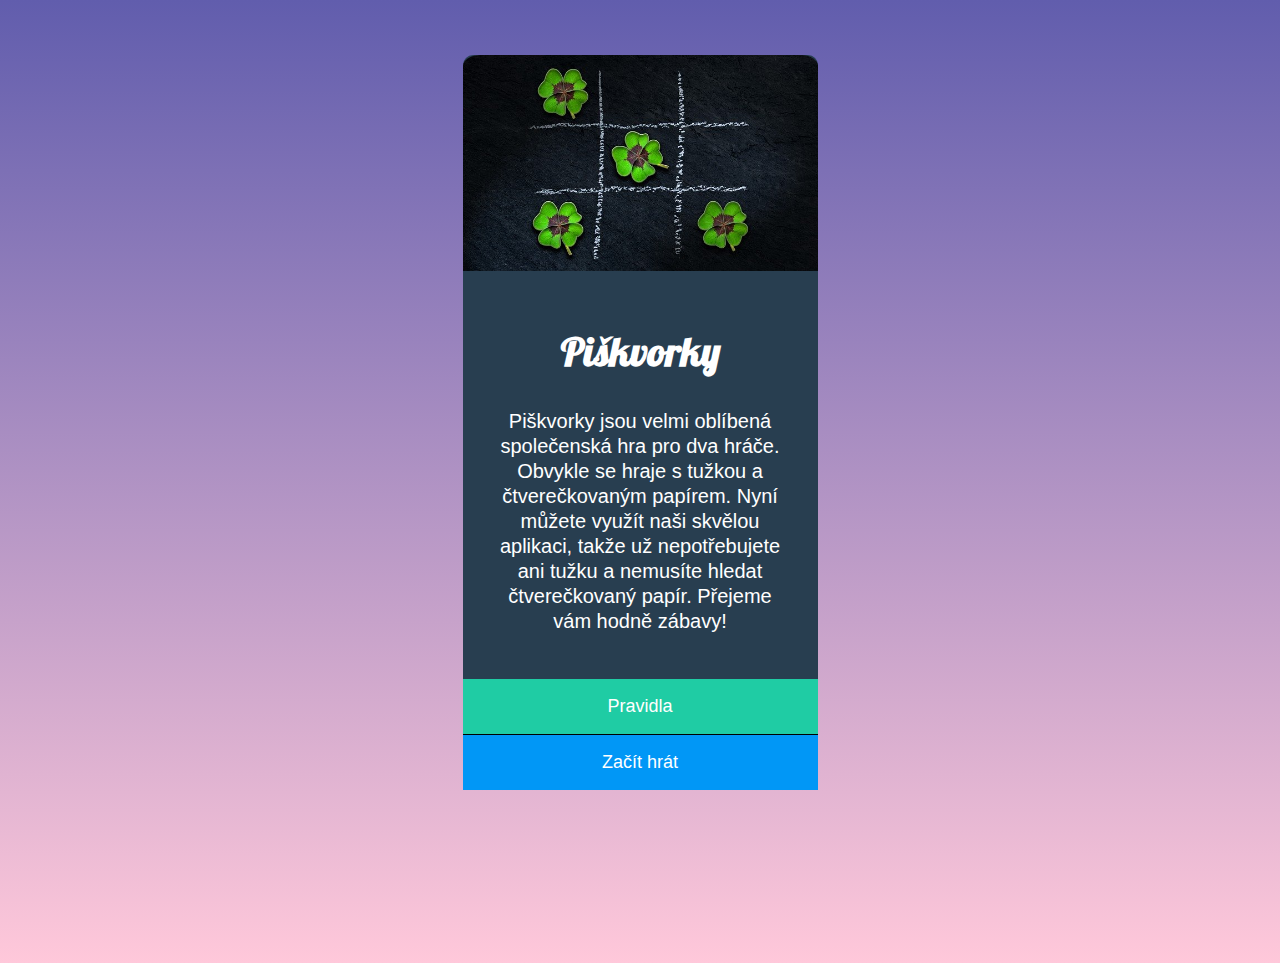
<file: index.html>
<!DOCTYPE html>
<html lang="cs">
  <head>
    <meta charset="UTF-8" />
    <meta http-equiv="X-UA-Compatible" content="IE=edge" />
    <meta name="viewport" content="width=device-width, initial-scale=1.0" />
    <link rel="stylesheet" type="text/css" href="style.css" />
    <title>Piškvorky</title>
  </head>
  <body>
    <div class="obal__hlavni">
      <img class="uvodni" , src="uvodni.jpg" />
      <main class="textgit">
        <h1>Piškvorky</h1>
        <p class="odstavec">
          Piškvorky jsou velmi oblíbená společenská hra pro dva hráče. Obvykle
          se hraje s tužkou a čtverečkovaným papírem. Nyní můžete využít naši
          skvělou aplikaci, takže už nepotřebujete ani tužku a nemusíte hledat
          čtverečkovaný papír. Přejeme vám hodně zábavy!
        </p>
        <a href="pravidla.html" class="tlacitko1">Pravidla</a>
        <a href="hra.html" class="tlacitko2">Začít hrát</a>
      </main>
    </div>
  </body>
</html>
</file>
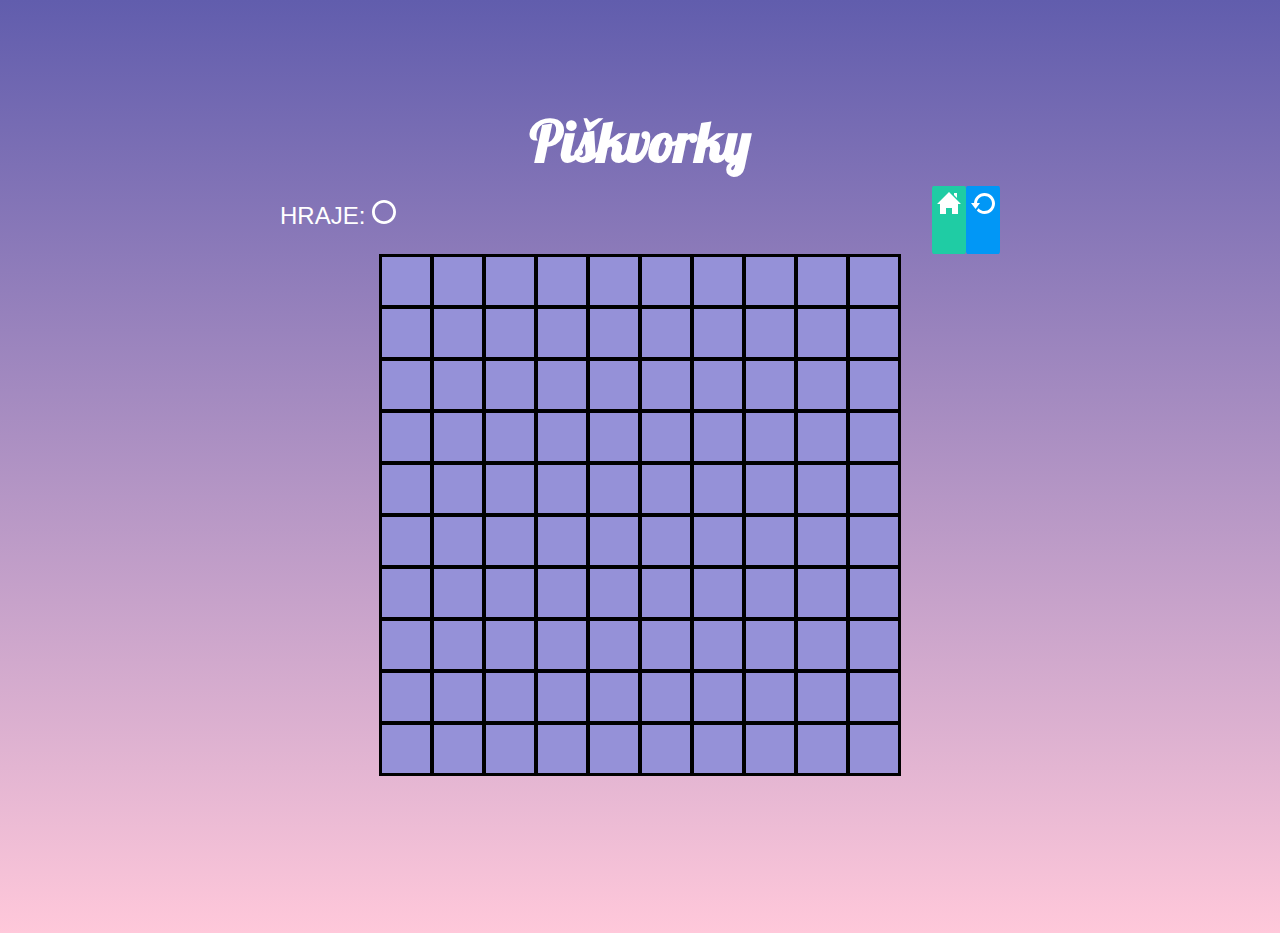
<file: hra.html>
<!DOCTYPE html>
<html lang="cs">
  <head>
    <meta charset="UTF-8" />
    <meta http-equiv="X-UA-Compatible" content="IE=edge" />
    <meta name="viewport" content="width=device-width, initial-scale=1.0" />
    <link rel="stylesheet" type="text/css" href="style.css" />
    <title>Hra</title>
  </head>
  <body>
    <main class="obal">
      <h2>Piškvorky</h2>
      <div class="obal__hra">
        <div class="hrac">
          <p>
            HRAJE:
            <img
              src="obrazky/circle.svg"
              id = "krizky_kolecka"
              alt ="Na tahu kolečko."
              class="krizky_kolecka"
            />
          </p>
        </div>
        <div class="tlacitka__hra">
          <a href="index.html" class="tlacitko__domu">
            <img src="obrazky/home.svg" alt="tlacitko domu"
          /></a>
          <a href="hra.html" class="tlacitko__hrat__znovu">
            <img src="obrazky/restart.svg" alt="tlacitko znovu hrat"
          /></a>
        </div>
      </div>
        <table>
          <tr>
            <td><button class="policko__hra" type="button"></button></td>
            <td><button class="policko__hra" type="button"></button></td>
            <td><button class="policko__hra" type="button"></button></td>
            <td><button class="policko__hra" type="button"></button></td>
            <td><button class="policko__hra" type="button"></button></td>
            <td><button class="policko__hra" type="button"></button></td>
            <td><button class="policko__hra" type="button"></button></td>
            <td><button class="policko__hra" type="button"></button></td>
            <td><button class="policko__hra" type="button"></button></td>
            <td><button class="policko__hra" type="button"></button></td>
          </tr>
        <tr>
          <td><button class="policko__hra" type="button"></button></td>
          <td><button class="policko__hra" type="button"></button></td>
          <td><button class="policko__hra" type="button"></button></td>
          <td><button class="policko__hra" type="button"></button></td>
          <td><button class="policko__hra" type="button"></button></td>
          <td><button class="policko__hra" type="button"></button></td>
          <td><button class="policko__hra" type="button"></button></td>
          <td><button class="policko__hra" type="button"></button></td>
          <td><button class="policko__hra" type="button"></button></td>
          <td><button class="policko__hra" type="button"></button></td>
        </tr>
        <td><button class="policko__hra" type="button"></button></td>
        <td><button class="policko__hra" type="button"></button></td>
        <td><button class="policko__hra" type="button"></button></td>
        <td><button class="policko__hra" type="button"></button></td>
        <td><button class="policko__hra" type="button"></button></td>
        <td><button class="policko__hra" type="button"></button></td>
        <td><button class="policko__hra" type="button"></button></td>
        <td><button class="policko__hra" type="button"></button></td>
        <td><button class="policko__hra" type="button"></button></td>
        <td><button class="policko__hra" type="button"></button></td>
      </tr>
      <td><button class="policko__hra" type="button"></button></td>
      <td><button class="policko__hra" type="button"></button></td>
      <td><button class="policko__hra" type="button"></button></td>
      <td><button class="policko__hra" type="button"></button></td>
      <td><button class="policko__hra" type="button"></button></td>
      <td><button class="policko__hra" type="button"></button></td>
      <td><button class="policko__hra" type="button"></button></td>
      <td><button class="policko__hra" type="button"></button></td>
      <td><button class="policko__hra" type="button"></button></td>
      <td><button class="policko__hra" type="button"></button></td>
    </tr>
    <td><button class="policko__hra" type="button"></button></td>
    <td><button class="policko__hra" type="button"></button></td>
    <td><button class="policko__hra" type="button"></button></td>
    <td><button class="policko__hra" type="button"></button></td>
    <td><button class="policko__hra" type="button"></button></td>
    <td><button class="policko__hra" type="button"></button></td>
    <td><button class="policko__hra" type="button"></button></td>
    <td><button class="policko__hra" type="button"></button></td>
    <td><button class="policko__hra" type="button"></button></td>
    <td><button class="policko__hra" type="button"></button></td>
  </tr>
  <td><button class="policko__hra" type="button"></button></td>
  <td><button class="policko__hra" type="button"></button></td>
  <td><button class="policko__hra" type="button"></button></td>
  <td><button class="policko__hra" type="button"></button></td>
  <td><button class="policko__hra" type="button"></button></td>
  <td><button class="policko__hra" type="button"></button></td>
  <td><button class="policko__hra" type="button"></button></td>
  <td><button class="policko__hra" type="button"></button></td>
  <td><button class="policko__hra" type="button"></button></td>
  <td><button class="policko__hra" type="button"></button></td>
</tr>
<td><button class="policko__hra" type="button"></button></td>
<td><button class="policko__hra" type="button"></button></td>
<td><button class="policko__hra" type="button"></button></td>
<td><button class="policko__hra" type="button"></button></td>
<td><button class="policko__hra" type="button"></button></td>
<td><button class="policko__hra" type="button"></button></td>
<td><button class="policko__hra" type="button"></button></td>
<td><button class="policko__hra" type="button"></button></td>
<td><button class="policko__hra" type="button"></button></td>
<td><button class="policko__hra" type="button"></button></td>
</tr>
<td><button class="policko__hra" type="button"></button></td>
<td><button class="policko__hra" type="button"></button></td>
<td><button class="policko__hra" type="button"></button></td>
<td><button class="policko__hra" type="button"></button></td>
<td><button class="policko__hra" type="button"></button></td>
<td><button class="policko__hra" type="button"></button></td>
<td><button class="policko__hra" type="button"></button></td>
<td><button class="policko__hra" type="button"></button></td>
<td><button class="policko__hra" type="button"></button></td>
<td><button class="policko__hra" type="button"></button></td>
</tr>
<td><button class="policko__hra" type="button"></button></td>
<td><button class="policko__hra" type="button"></button></td>
<td><button class="policko__hra" type="button"></button></td>
<td><button class="policko__hra" type="button"></button></td>
<td><button class="policko__hra" type="button"></button></td>
<td><button class="policko__hra" type="button"></button></td>
<td><button class="policko__hra" type="button"></button></td>
<td><button class="policko__hra" type="button"></button></td>
<td><button class="policko__hra" type="button"></button></td>
<td><button class="policko__hra" type="button"></button></td>
</tr>
<td><button class="policko__hra" type="button"></button></td>
<td><button class="policko__hra" type="button"></button></td>
<td><button class="policko__hra" type="button"></button></td>
<td><button class="policko__hra" type="button"></button></td>
<td><button class="policko__hra" type="button"></button></td>
<td><button class="policko__hra" type="button"></button></td>
<td><button class="policko__hra" type="button"></button></td>
<td><button class="policko__hra" type="button"></button></td>
<td><button class="policko__hra" type="button"></button></td>
<td><button class="policko__hra" type="button"></button></td>
</tr>
      </table>
    </main>
  </body>
  <script src="script.js"></script>
</html>
</file>
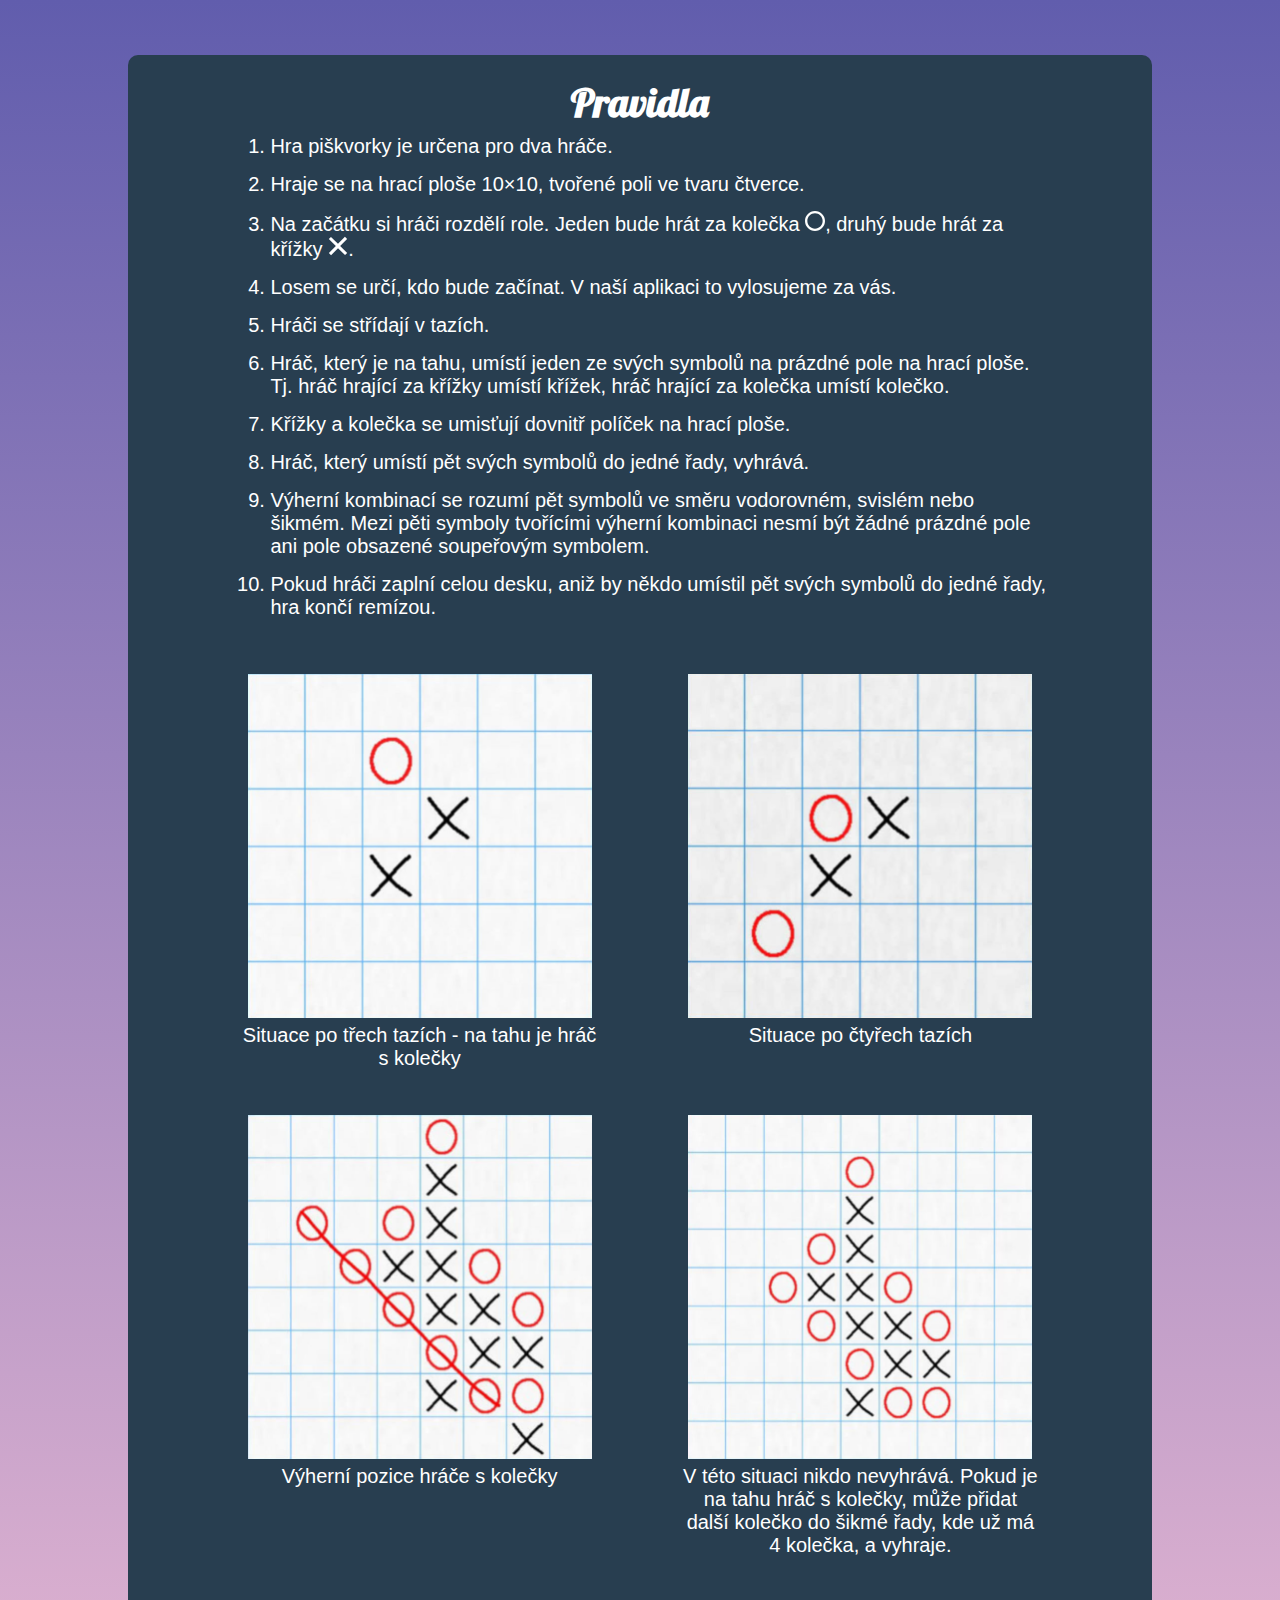
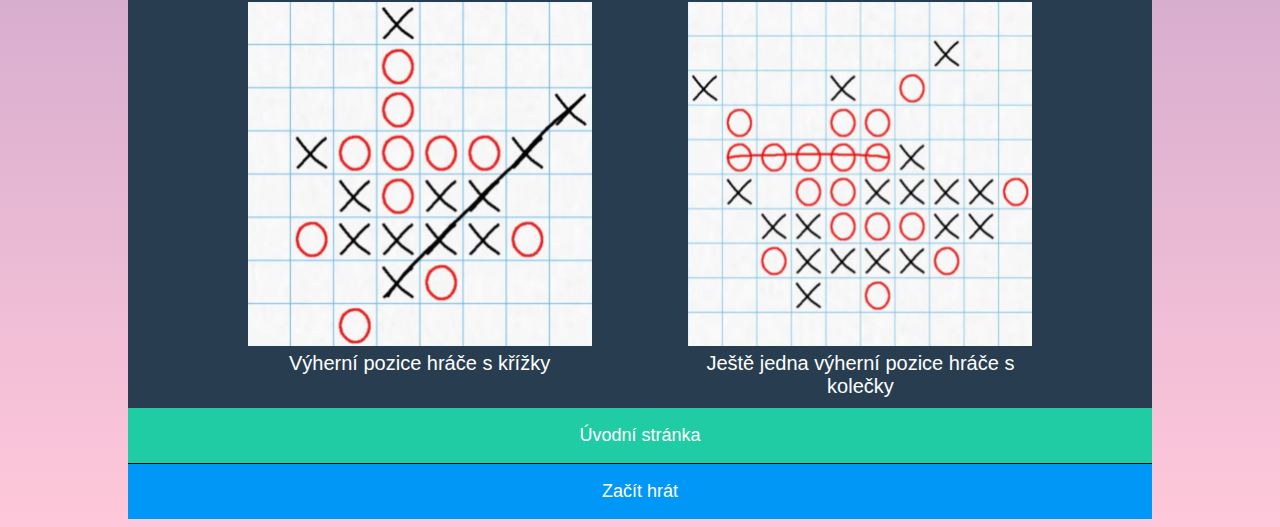
<file: pravidla.html>
<!DOCTYPE html>
<html lang="cs">
  <head>
    <meta charset="UTF-8" />
    <meta http-equiv="X-UA-Compatible" content="IE=edge" />
    <meta name="viewport" content="width=device-width, initial-scale=1.0" />
    <link rel="stylesheet" href="style.css" />
    <title>Pravidla</title>
  </head>
  <body>
    <div class="obal__pravidla">
      <main class="textgit">
        <h1>Pravidla</h1>
        <div class="textgit__pravidla">
          <ol class="textgit__pravidla--seznam">
            <li>Hra piškvorky je určena pro dva hráče.</li>
            <li>
              Hraje se na hrací ploše 10×10, tvořené poli ve tvaru čtverce.
            </li>
            <li>
              Na začátku si hráči rozdělí role. Jeden bude hrát za kolečka <img
              src="obrazky/circle.svg"
              alt="kolecko"
              class="krizky_kolecka"/>,
              druhý bude hrát za křížky <img
              src="obrazky/cross.svg"
              alt="krizek"
              class="krizky_kolecka"/>.
            </li>
            <li>
              Losem se určí, kdo bude začínat. V naší aplikaci to vylosujeme za
              vás.
            </li>
            <li>Hráči se střídají v tazích.</li>
            <li>
              Hráč, který je na tahu, umístí jeden ze svých symbolů na prázdné
              pole na hrací ploše. Tj. hráč hrající za křížky umístí křížek,
              hráč hrající za kolečka umístí kolečko.
            </li>
            <li>
              Křížky a kolečka se umisťují dovnitř políček na hrací ploše.
            </li>
            <li>
              Hráč, který umístí pět svých symbolů do jedné řady, vyhrává.
            </li>
            <li>
              Výherní kombinací se rozumí pět symbolů ve směru vodorovném,
              svislém nebo šikmém. Mezi pěti symboly tvořícími výherní kombinaci
              nesmí být žádné prázdné pole ani pole obsazené soupeřovým
              symbolem.
            </li>
            <li>
              Pokud hráči zaplní celou desku, aniž by někdo umístil pět svých
              symbolů do jedné řady, hra končí remízou.
            </li>
          </ol>
<div class="obal__obrazky">
  <figure class="obal__obrazky--instrukce">
          <img
            src="obrazky/instructions-01.jpg"
            alt="instrukce1"
            class="textgit__pravidla--obrazky"
          />
          <figcaption class="textgit__pravidla--popisky">
            Situace po třech tazích - na tahu je hráč s kolečky
          </figcaption>
        </figure>
        <figure class="obal__obrazky--instrukce">
          <img
            src="obrazky/instructions-02.jpg"
            alt="instrukce2"
            class="textgit__pravidla--obrazky"
          />
          <figcaption class="textgit__pravidla--popisky">Situace po čtyřech tazích</p>
        </figcaption>
      </figure>
        <figure class="obal__obrazky--instrukce">
          <img
            src="obrazky/instructions-03.jpg"
            alt="instrukce3"
            class="textgit__pravidla--obrazky"
          />
          <figcaption class="textgit__pravidla--popisky">
            Výherní pozice hráče s kolečky
          </figcaption>
        </figure>
        <figure class="obal__obrazky--instrukce">
          <img
            src="obrazky/instructions-04.jpg"
            alt="instrukce4"
            class="textgit__pravidla--obrazky"
          />
          <figcaption class="textgit__pravidla--popisky">
            V této situaci nikdo nevyhrává. Pokud je na tahu hráč s kolečky,
            může přidat další kolečko do šikmé řady, kde už má 4 kolečka, a
            vyhraje.
          </figcaption>
        </figure>
        <figure class="obal__obrazky--instrukce">
          <img
            src="obrazky/instructions-05.jpg"
            alt="instrukce5"
            class="textgit__pravidla--obrazky"
          />
          <figcaption class="textgit__pravidla--popisky">
            Výherní pozice hráče s křížky
          </figcaption>
        </figure>
        <figure class="obal__obrazky--instrukce">
          <img
            src="obrazky/instructions-06.jpg"
            alt="instrukce6"
            class="textgit__pravidla--obrazky"
          />
          <figcaption class="textgit__pravidla--popisky">
            Ještě jedna výherní pozice hráče s kolečky
          </figcaption>
        </figure>
      </div>
    </div>
        <a href="index.html" class="tlacitko1">Úvodní stránka</a>
        <a href="hra.html" class="tlacitko2">Začít hrát</a>
      </main>
     </body>
</html>
</file>
<file: style.css>
/*

Tlačítko Pravidla  #1fcca4. A po najetí myši  #1cbb96.
Tlačítko Začít hrát  #0197f6. Po najetí  #0090e9.
*/

@import url('https://fonts.googleapis.com/css2?family=Lobster&display=swap');
html {
  box-sizing: border-box;
}
*,
::after,
::before {
  box-sizing: inherit;
}

h1 {
  font-family: lobster;
  text-align: center;
  font-size: 56;
  padding-top: 35px;
  margin-bottom: 0;
}

.obal__hlavni {
  width: 355px;
  margin: 0 auto;
  background-color: #283e50;
  color: #ffffff;
  font-family: sans-serif;
  text-align: center;
  line-height: 25px;
  margin-top: 55px;
  border-top-left-radius: 10px;
  border-top-right-radius: 10px;
}

.odstavec {
  padding: 25px;
}

.uvodni {
  width: 355px;
  border-top-left-radius: 5%;
  border-top-right-radius: 5%;
}

body {
  background-image: linear-gradient(#615dad, #ffc8da);
  background-repeat: no-repeat;
  min-height: 100vh;
}

a {
  display: block;
  text-decoration: none;
  font-size: 18px;
  font-family: sans-serif;
  color: #ffffff;
  padding: 15px;
}

.tlacitko1 {
  background-color: #1fcca4;
  border-bottom: 1px solid black;
  display: block;
  width: 100%;
}

.tlacitko1:hover {
  background-color: #1cbb96;
}
.tlacitko2 {
  background-color: #0197f6;
  display: block;
  width: 100%;
}

.obal__pravidla {
  margin: 0 auto;
  background-color: #283e50;
  color: #ffffff;
  font-family: sans-serif;
  text-align: center;
  line-height: 25px;
  margin-top: 55px;
  border-top-left-radius: 10px;
  border-top-right-radius: 10px;
}
.tlacitko2:hover {
  background-color: #0090e9;
}

ol {
  list-style-position: inherit;
  text-align: left;
  line-height: normal;
}
li {
  margin-top: 15px;
}
.krizky_kolecka {
  filter: invert(100%);
  width: 1em;
  height: 1em;
}

figcaption.textgit__pravidla--popisky {
  text-align: center;
  line-height: normal;
  margin-top: 0;
}

.textgit__pravidla {
  padding-left: 10%;
  padding-right: 10%;
}

img.textgit__pravidla--obrazky {
  margin-top: 25px;
  margin-left: auto;
  margin-right: auto;
  width: 96%;
}

@media (min-width: 800px) {
  body {
    font-size: 18px;
  }

  .obal__pravidla {
    width: 80vw;
  }

  .obal__obrazky {
    display: flex;
    flex-wrap: wrap;
  }

  figure.obal__obrazky--instrukce {
    width: 28vw;
    margin: 10px;
  }
}

@media (min-width: 1200px) {
  body {
    font-size: 20px;
  }
  .obal__pravidla {
    width: 80vw;
    max-width: 1100px;
  }
  .obal__obrazky {
    display: flex;
    flex-wrap: wrap;
    justify-content: space-between;
  }
  img.textgit__pravidla__obrazky {
    max-width: 28vw;
  }

  figure.obal__obrazky--instrukce {
    width: 28vw;
    margin: 10px;
    max-width: 400px;
  }
}
/* xxxxxxx Ukol xxxxxxxxxx 3*/

h2 {
  color: white;
  font-family: lobster;
  text-align: center;
  font-size: 56px;
  padding-top: 35px;
  margin-bottom: 0;
}
.obal {
  max-width: 80vmin;
  margin: 25px auto;
  display: flex;
  flex-direction: column;
}
.obal__hra {
  display: flex;
  justify-content: space-between;
}

.hrac {
  color: white;
  font-family: sans-serif;
  font-size: 1.5rem;
  display: inline-block;
  margin: 0px;
}

.tlacitka__hra {
  display: flex;
}

a.tlacitko__domu {
  border: solid 2px #1fcca4;
  border-radius: 5%;
  margin: 0.6rem 0 0 0;
  padding: 3px;
  background-color: #1fcca4;
}
a.tlacitko__hrat__znovu {
  border: solid 2px #0197f6;
  border-radius: 5%;
  margin: 0.6rem 0 0 0;
  padding: 3px;
  background-color: #0197f6;
}

a.tlacitko__domu:hover {
  border: solid 2px #1cbb96;
  border-radius: 5%;
  background-color: #1cbb96;
}

a.tlacitko__hrat__znovu:hover {
  border: solid 2px #0090e9;
  border-radius: 5%;
  background-color: #0090e9;
}
table {
  max-width: 80vmin;
  border: solid 1px black;
  border-collapse: collapse;
  background-color: black;
  margin: 0 auto;
}

/* xxxxxxx Ukol xxxxxxxxxx 4*/

button {
  padding: 1.5rem;
  background-color: #9591d8;
  border: solid 1px black;
  border-collapse: collapse;
}

button:hover {
  background-color: #a4a1db;
}

@media (max-width: 800px) {
  button {
    padding: 1rem;
  }
}

.board__field--circle {
  background-image: url(obrazky/circle.svg);
  background-repeat: no-repeat;
  background-position: center;
  background-size: 75%;
  animation: anim 0.25s forwards;
}
@keyframes anim {
  from {
    background-size: 0%;
  }
  to {
    background-size: 75%;
  }
}
.board__field--cross {
  background-image: url(obrazky/cross.svg);
  background-repeat: no-repeat;
  background-position: center;
  background-size: 75%;
  animation: anim 0.25s forwards;
}
@keyframes anim {
  from {
    background-size: 0%;
  }
  to {
    background-size: 75%;
  }
}

.board__field--none {
  background-image: none;
}
</file>
